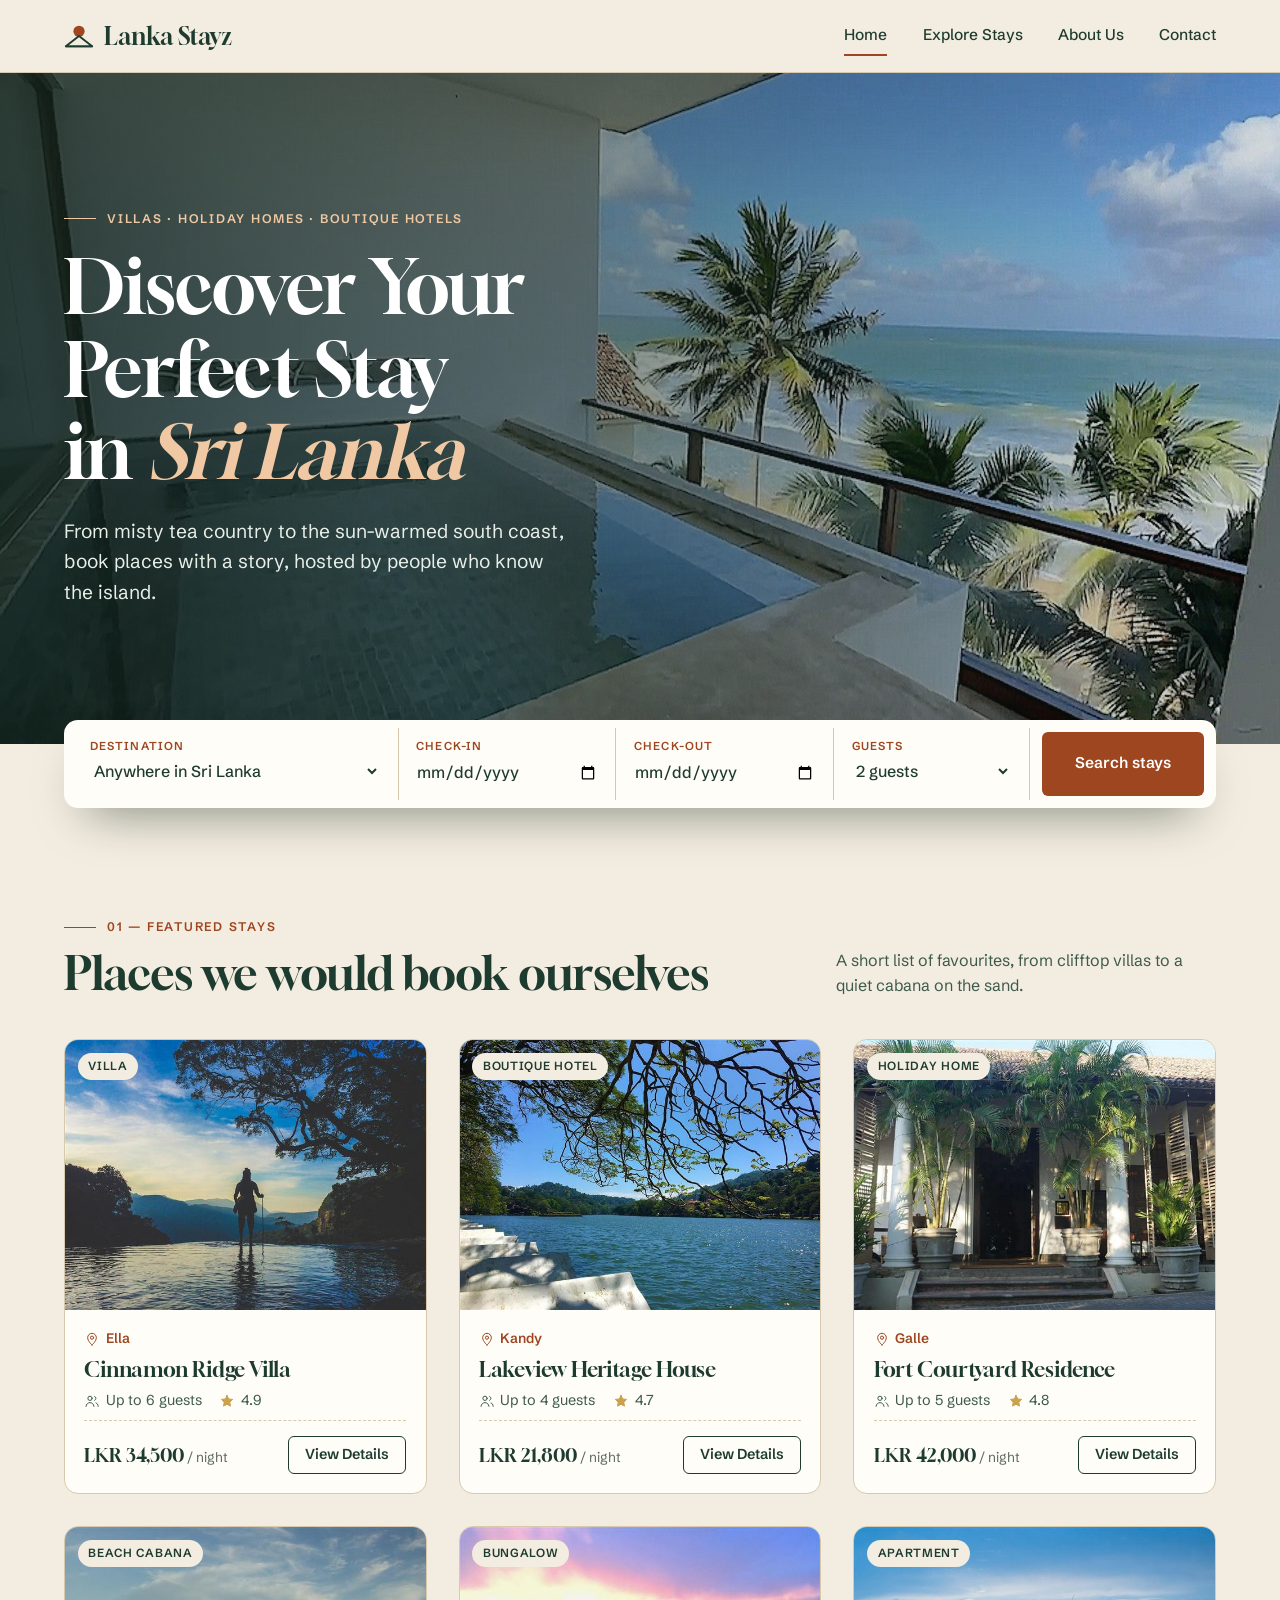
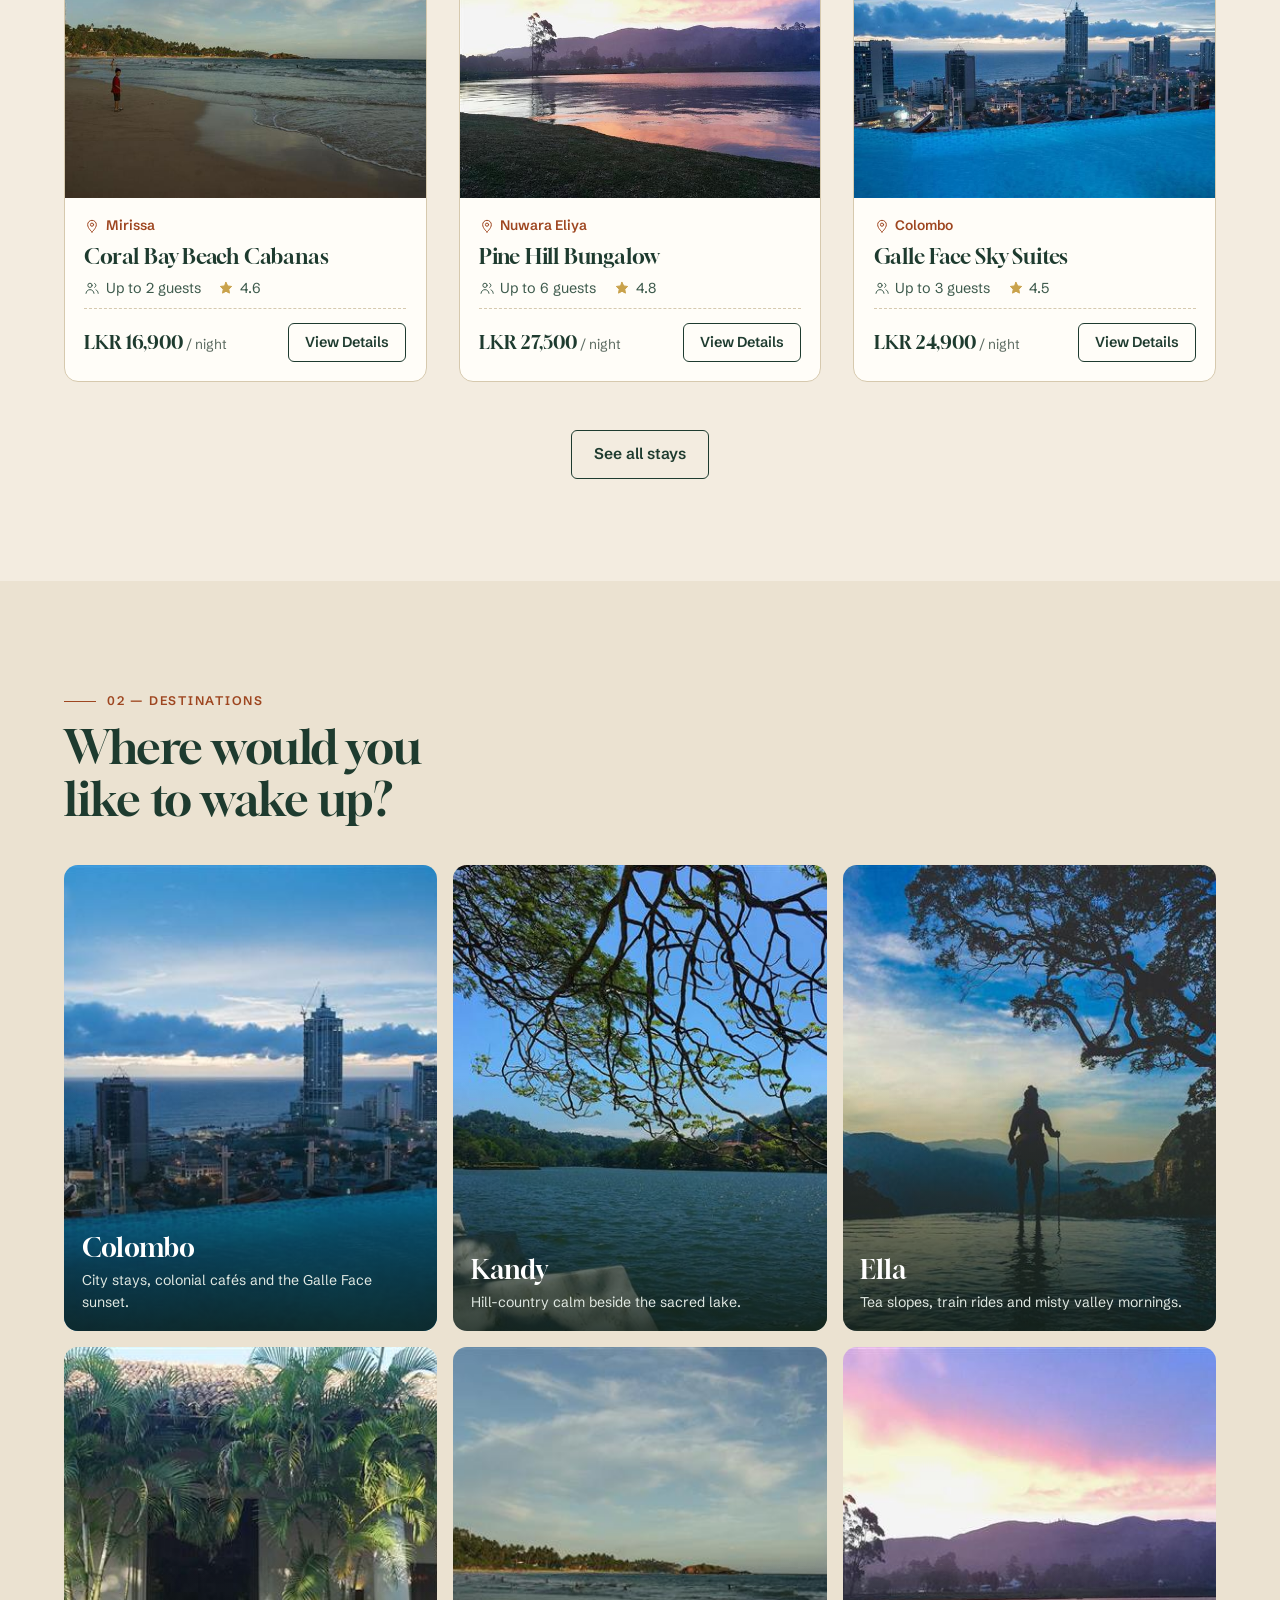
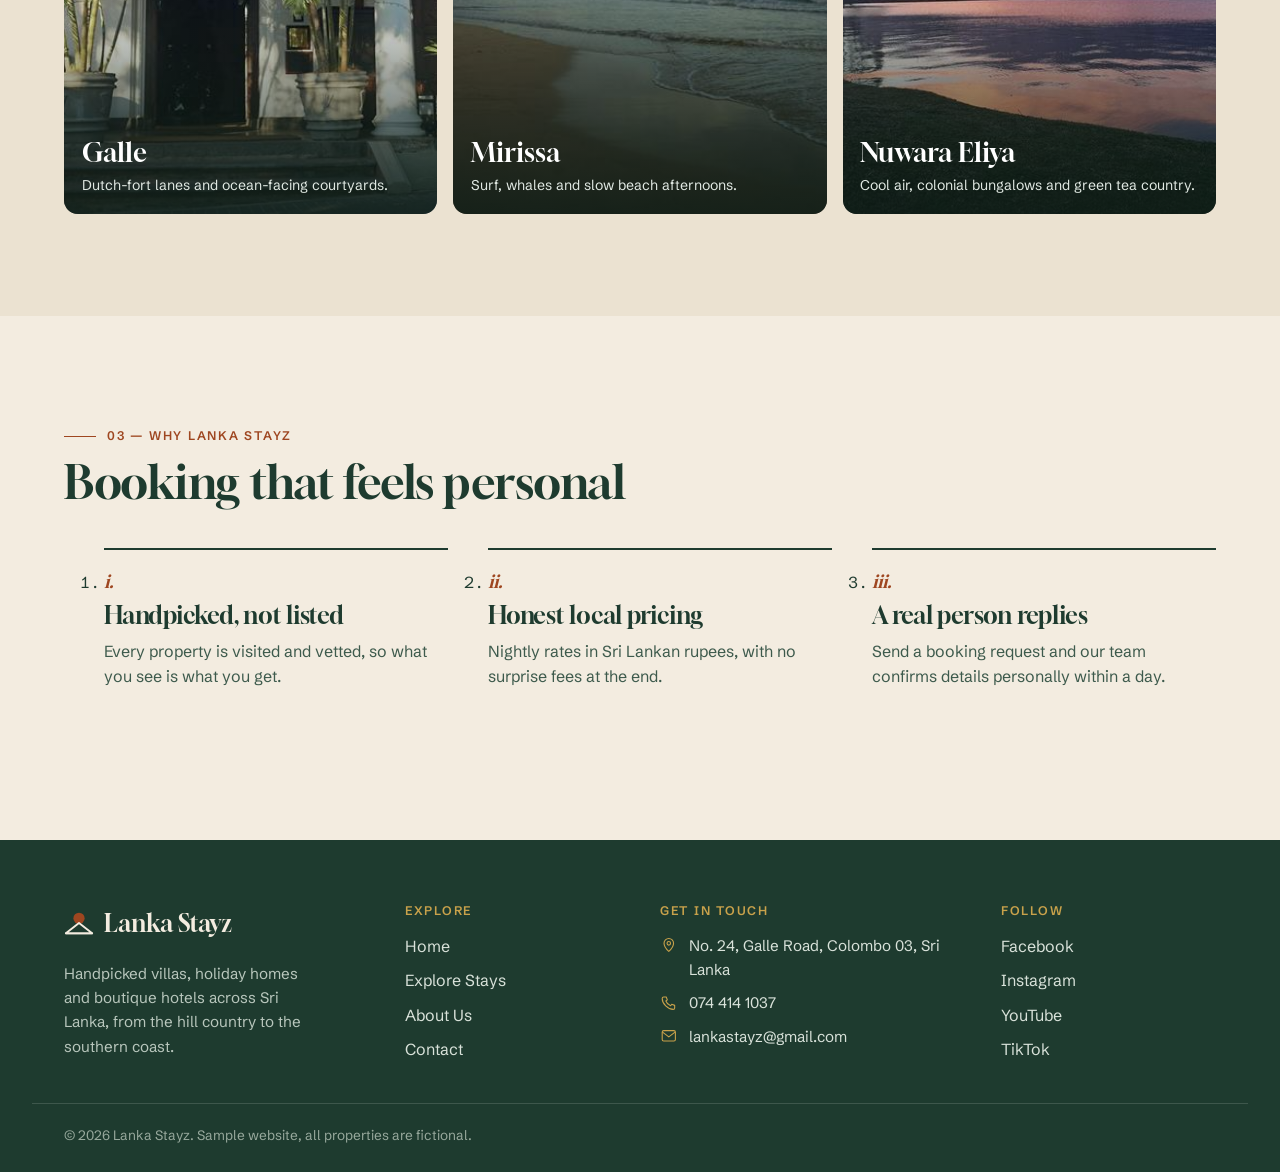
<file: index.html>
<!doctype html>
<html lang="en">
<head>
  <meta charset="utf-8">
  <meta name="viewport" content="width=device-width, initial-scale=1">
  <title>Lanka Stayz | Villas, Holiday Homes &amp; Boutique Stays in Sri Lanka</title>
  <meta name="description" content="Discover handpicked villas, holiday homes, apartments and boutique hotels across Sri Lanka. Search by destination and request your stay with Lanka Stayz.">
  <meta property="og:title" content="Lanka Stayz | Discover Your Perfect Stay in Sri Lanka">
  <meta property="og:description" content="Handpicked villas, holiday homes and boutique stays from Ella to Galle.">
  <meta property="og:image" content="assets/img/hero.jpg">
  <link rel="icon" href="assets/favicon.svg" type="image/svg+xml">
  <link rel="preload" as="image" href="assets/img/hero-sm.jpg" imagesrcset="assets/img/hero-sm.jpg 960w, assets/img/hero.jpg 1920w" imagesizes="100vw" fetchpriority="high">
  <link rel="preconnect" href="https://fonts.googleapis.com">
  <link rel="preconnect" href="https://fonts.gstatic.com" crossorigin>
  <link rel="stylesheet" href="https://fonts.googleapis.com/css2?family=Gloock&family=Schibsted+Grotesk:wght@400;500;600;700&display=swap">
  <link rel="stylesheet" href="css/base.css">
  <link rel="stylesheet" href="css/components.css">
  <link rel="stylesheet" href="css/pages.css">
  <script type="application/ld+json">
  {"@context":"https://schema.org","@type":"Organization","name":"Lanka Stayz","email":"lankastayz@gmail.com","telephone":"+94744141037","address":{"@type":"PostalAddress","addressLocality":"Colombo","addressCountry":"LK"}}
  </script>
</head>
<body>
  <a class="skip-link" href="#main">Skip to content</a>
  <header id="site-header"></header>

  <main id="main">
    <section class="hero" aria-labelledby="hero-title">
      <div class="hero__bg"><img src="assets/img/hero.jpg" srcset="assets/img/hero-sm.jpg 960w, assets/img/hero.jpg 1920w" sizes="100vw" alt="A resort suite's private plunge pool overlooking palm trees and the Indian Ocean" width="1920" height="1150" fetchpriority="high"></div>
      <div class="wrap hero__inner">
        <p class="eyebrow eyebrow--light">Villas &middot; Holiday homes &middot; Boutique hotels</p>
        <h1 id="hero-title">Discover Your Perfect Stay in <em>Sri Lanka</em></h1>
        <p class="hero__lead">From misty tea country to the sun-warmed south coast, book places with a story, hosted by people who know the island.</p>
      </div>

      <div class="wrap hero__search">
        <form class="search" id="search-form" action="stays.html" method="get" novalidate>
          <div class="search__field">
            <label for="s-dest">Destination</label>
            <select id="s-dest" name="dest"><option value="">Anywhere in Sri Lanka</option></select>
          </div>
          <div class="search__field">
            <label for="s-in">Check-in</label>
            <input id="s-in" name="checkin" type="date">
          </div>
          <div class="search__field">
            <label for="s-out">Check-out</label>
            <input id="s-out" name="checkout" type="date">
          </div>
          <div class="search__field">
            <label for="s-guests">Guests</label>
            <select id="s-guests" name="guests">
              <option value="1">1 guest</option><option value="2" selected>2 guests</option><option value="3">3 guests</option>
              <option value="4">4 guests</option><option value="5">5 guests</option><option value="6">6 guests</option>
              <option value="8">8+ guests</option>
            </select>
          </div>
          <button class="btn btn--primary search__btn" type="submit">Search stays</button>
          <p class="search__error" role="alert"></p>
        </form>
      </div>
    </section>

    <section class="section" aria-labelledby="featured-title">
      <div class="wrap">
        <div class="section-head">
          <div>
            <span class="eyebrow">01 &mdash; Featured stays</span>
            <h2 id="featured-title">Places we would book ourselves</h2>
          </div>
          <p>A short list of favourites, from clifftop villas to a quiet cabana on the sand.</p>
        </div>
        <div class="grid" id="featured-grid"></div>
        <p class="center-cta"><a class="btn btn--ghost" href="stays.html">See all stays</a></p>
      </div>
    </section>

    <section class="section section--tint" aria-labelledby="dest-title">
      <div class="wrap">
        <div class="section-head">
          <div>
            <span class="eyebrow">02 &mdash; Destinations</span>
            <h2 id="dest-title">Where would you like to wake up?</h2>
          </div>
        </div>
        <ul class="dest-list" id="dest-list"></ul>
      </div>
    </section>

    <section class="section" aria-labelledby="why-title">
      <div class="wrap">
        <div class="section-head">
          <div>
            <span class="eyebrow">03 &mdash; Why Lanka Stayz</span>
            <h2 id="why-title">Booking that feels personal</h2>
          </div>
        </div>
        <ol class="why">
          <li class="reveal"><span>i.</span><h3>Handpicked, not listed</h3><p>Every property is visited and vetted, so what you see is what you get.</p></li>
          <li class="reveal" style="--d:80ms"><span>ii.</span><h3>Honest local pricing</h3><p>Nightly rates in Sri Lankan rupees, with no surprise fees at the end.</p></li>
          <li class="reveal" style="--d:160ms"><span>iii.</span><h3>A real person replies</h3><p>Send a booking request and our team confirms details personally within a day.</p></li>
        </ol>
      </div>
    </section>
  </main>

  <footer id="site-footer"></footer>
  <script type="module" src="js/home.js"></script>
</body>
</html>
</file>
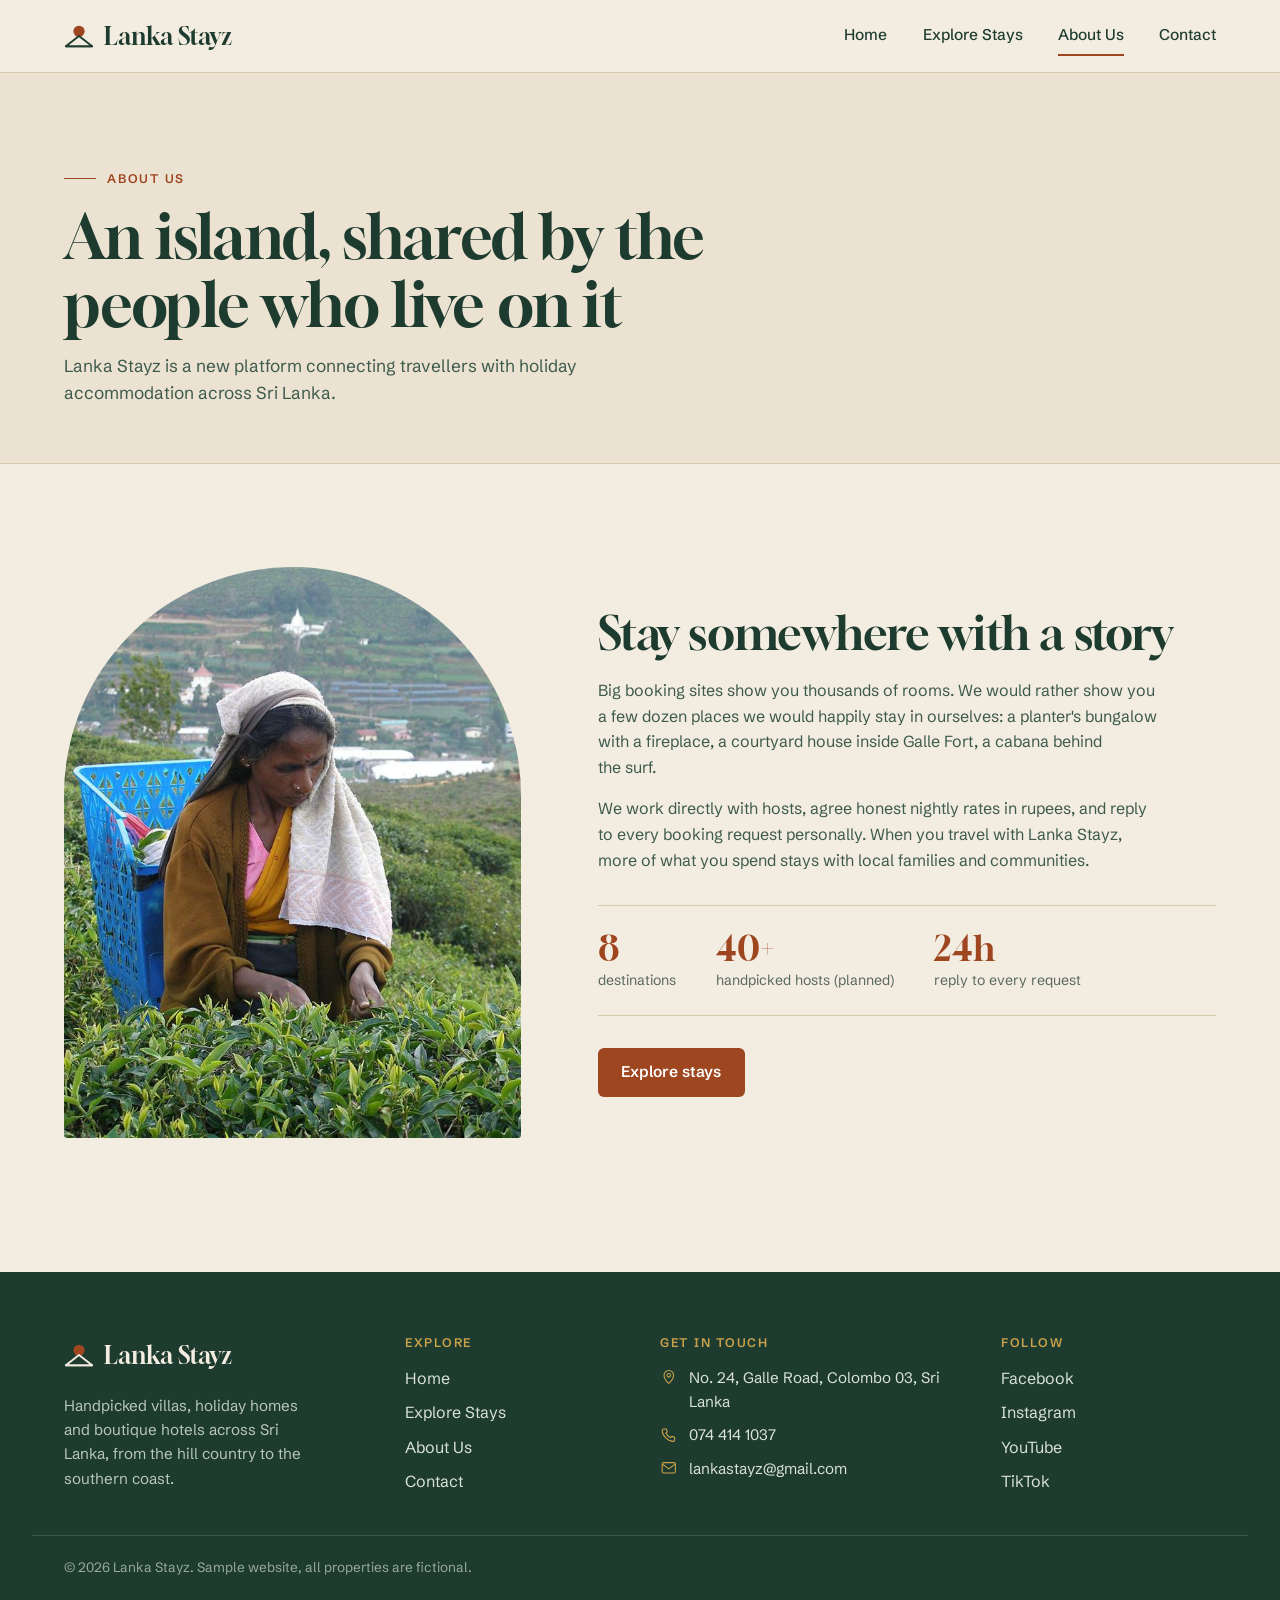
<file: about.html>
<!doctype html>
<html lang="en">
<head>
  <meta charset="utf-8">
  <meta name="viewport" content="width=device-width, initial-scale=1">
  <title>About Us | Lanka Stayz</title>
  <meta name="description" content="Lanka Stayz connects travellers with handpicked holiday accommodation across Sri Lanka.">
  <link rel="icon" href="assets/favicon.svg" type="image/svg+xml">
  <link rel="preconnect" href="https://fonts.googleapis.com">
  <link rel="preconnect" href="https://fonts.gstatic.com" crossorigin>
  <link rel="stylesheet" href="https://fonts.googleapis.com/css2?family=Gloock&family=Schibsted+Grotesk:wght@400;500;600;700&display=swap">
  <link rel="stylesheet" href="css/base.css">
  <link rel="stylesheet" href="css/components.css">
  <link rel="stylesheet" href="css/pages.css">
</head>
<body>
  <a class="skip-link" href="#main">Skip to content</a>
  <header id="site-header"></header>
  <main id="main">
    <section class="page-head">
      <div class="wrap">
        <span class="eyebrow">About Us</span>
        <h1>An island, shared by the people who live on it</h1>
        <p>Lanka Stayz is a new platform connecting travellers with holiday accommodation across Sri Lanka.</p>
      </div>
    </section>

    <section class="section">
      <div class="wrap about">
        <figure class="about__img"><img src="assets/img/about.jpg" alt="Tea pickers walking between rows of tea bushes in the hill country" loading="lazy" width="900" height="1100"></figure>
        <div class="about__txt">
          <h2>Stay somewhere with a story</h2>
          <p>Big booking sites show you thousands of rooms. We would rather show you a few dozen places we would happily stay in ourselves: a planter's bungalow with a fireplace, a courtyard house inside Galle Fort, a cabana behind the surf.</p>
          <p>We work directly with hosts, agree honest nightly rates in rupees, and reply to every booking request personally. When you travel with Lanka Stayz, more of what you spend stays with local families and communities.</p>
          <ul class="stats">
            <li><strong>8</strong><span>destinations</span></li>
            <li><strong>40+</strong><span>handpicked hosts (planned)</span></li>
            <li><strong>24h</strong><span>reply to every request</span></li>
          </ul>
          <a class="btn btn--primary" href="stays.html">Explore stays</a>
        </div>
      </div>
    </section>
  </main>
  <footer id="site-footer"></footer>
  <script type="module">
    import { renderChrome } from './js/ui.js';
    renderChrome('about.html');
  </script>
</body>
</html>
</file>
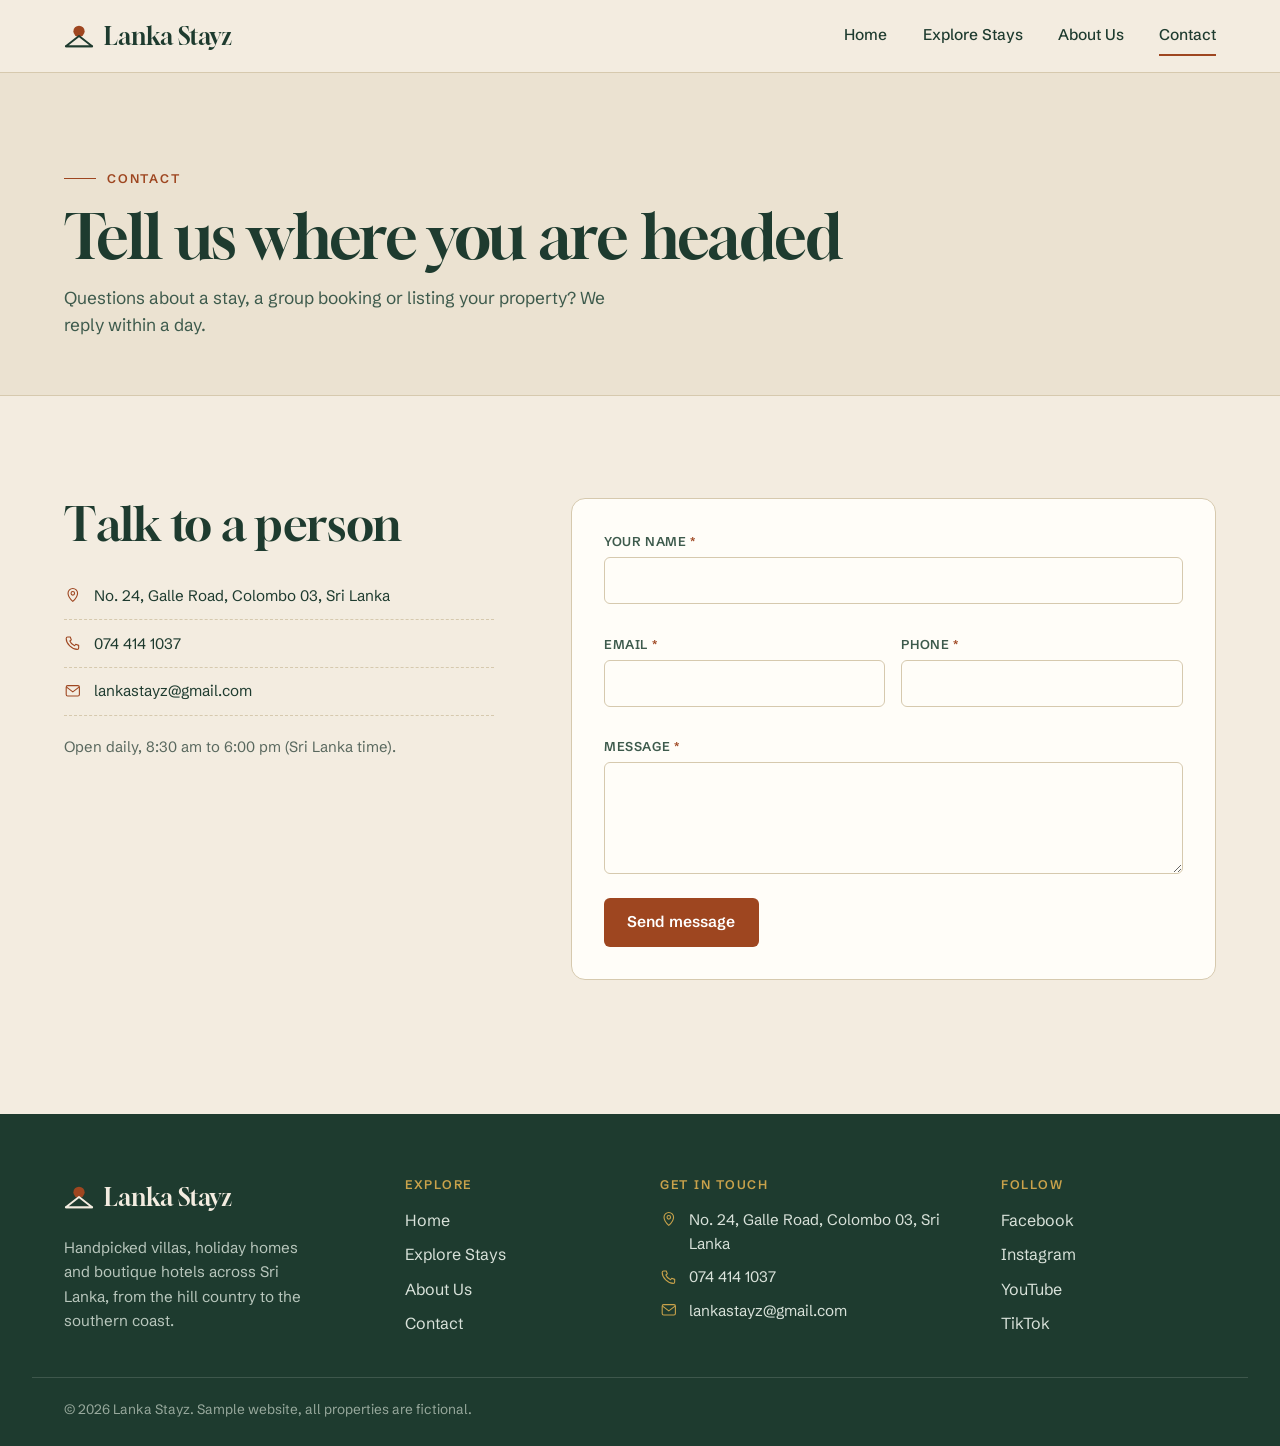
<file: contact.html>
<!doctype html>
<html lang="en">
<head>
  <meta charset="utf-8">
  <meta name="viewport" content="width=device-width, initial-scale=1">
  <title>Contact | Lanka Stayz</title>
  <meta name="description" content="Get in touch with the Lanka Stayz team about stays, bookings or hosting.">
  <link rel="icon" href="assets/favicon.svg" type="image/svg+xml">
  <link rel="preconnect" href="https://fonts.googleapis.com">
  <link rel="preconnect" href="https://fonts.gstatic.com" crossorigin>
  <link rel="stylesheet" href="https://fonts.googleapis.com/css2?family=Gloock&family=Schibsted+Grotesk:wght@400;500;600;700&display=swap">
  <link rel="stylesheet" href="css/base.css">
  <link rel="stylesheet" href="css/components.css">
  <link rel="stylesheet" href="css/pages.css">
</head>
<body>
  <a class="skip-link" href="#main">Skip to content</a>
  <header id="site-header"></header>
  <main id="main">
    <section class="page-head">
      <div class="wrap">
        <span class="eyebrow">Contact</span>
        <h1>Tell us where you are headed</h1>
        <p>Questions about a stay, a group booking or listing your property? We reply within a day.</p>
      </div>
    </section>

    <section class="section">
      <div class="wrap contact">
        <div class="contact__info">
          <h2>Talk to a person</h2>
          <ul class="contact-list contact-list--dark">
            <li id="c-addr"></li><li id="c-tel"></li><li id="c-mail"></li>
          </ul>
          <p class="hours">Open daily, 8:30 am to 6:00 pm (Sri Lanka time).</p>
        </div>
        <div class="contact__form">
          <form id="contact-form" novalidate>
            <div class="form-grid">
              <div class="field full"><label for="c-name">Your name <span class="req" aria-hidden="true">*</span></label><input class="input" id="c-name" name="name" required autocomplete="name" data-label="your name"><p class="field__error"></p></div>
              <div class="field"><label for="c-email">Email <span class="req" aria-hidden="true">*</span></label><input class="input" id="c-email" name="email" type="email" required autocomplete="email" data-label="your email address"><p class="field__error"></p></div>
              <div class="field"><label for="c-phone">Phone <span class="req" aria-hidden="true">*</span></label><input class="input" id="c-phone" name="phone" type="tel" required autocomplete="tel" data-label="a contact number"><p class="field__error"></p></div>
              <div class="field full"><label for="c-msg">Message <span class="req" aria-hidden="true">*</span></label><textarea class="input" id="c-msg" name="message" required data-label="a message"></textarea><p class="field__error"></p></div>
            </div>
            <button class="btn btn--primary" type="submit">Send message</button>
            <p class="form-ok" id="contact-ok" role="status" hidden>Thank you, your message is on its way. We will reply by email shortly.</p>
          </form>
        </div>
      </div>
    </section>
  </main>
  <footer id="site-footer"></footer>
  <script type="module">
    import { renderChrome, ICONS } from './js/ui.js';
    import { attachValidation } from './js/booking.js';
    renderChrome('contact.html');
    document.getElementById('c-addr').innerHTML = ICONS.pin + '<span>No. 24, Galle Road, Colombo 03, Sri Lanka</span>';
    document.getElementById('c-tel').innerHTML = ICONS.phone + '<a href="tel:+94744141037">074 414 1037</a>';
    document.getElementById('c-mail').innerHTML = ICONS.mail + '<a href="mailto:lankastayz@gmail.com">lankastayz@gmail.com</a>';
    const form = document.getElementById('contact-form');
    attachValidation(form, {
      onValid() {
        form.reset();
        document.getElementById('contact-ok').hidden = false;
      },
    });
  </script>
</body>
</html>
</file>
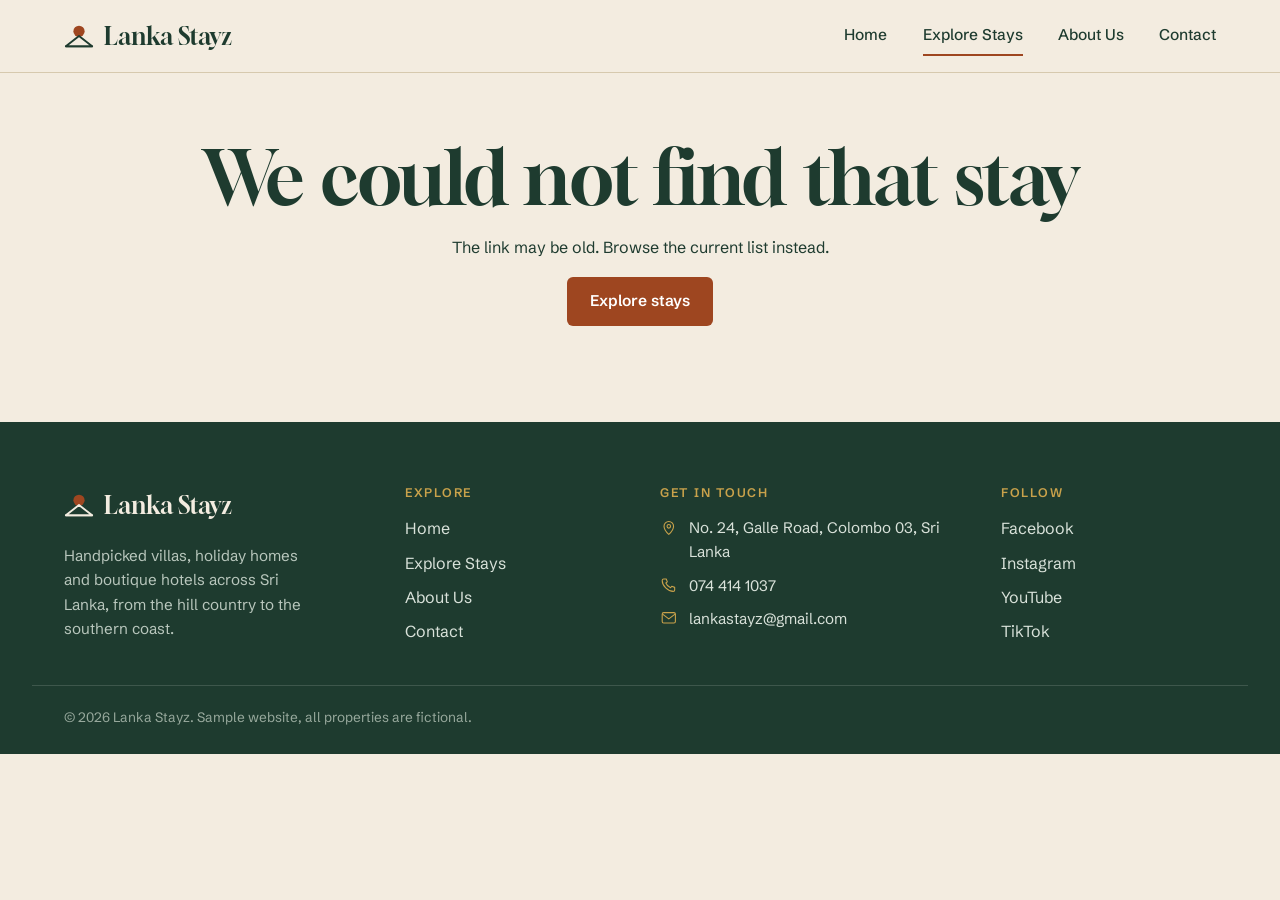
<file: property.html>
<!doctype html>
<html lang="en">
<head>
  <meta charset="utf-8">
  <meta name="viewport" content="width=device-width, initial-scale=1">
  <title>Stay Details | Lanka Stayz</title>
  <meta name="description" content="Property details, photos, amenities and booking request for a Lanka Stayz accommodation.">
  <link rel="icon" href="assets/favicon.svg" type="image/svg+xml">
  <link rel="preconnect" href="https://fonts.googleapis.com">
  <link rel="preconnect" href="https://fonts.gstatic.com" crossorigin>
  <link rel="stylesheet" href="https://fonts.googleapis.com/css2?family=Gloock&family=Schibsted+Grotesk:wght@400;500;600;700&display=swap">
  <link rel="stylesheet" href="css/base.css">
  <link rel="stylesheet" href="css/components.css">
  <link rel="stylesheet" href="css/pages.css">
</head>
<body>
  <a class="skip-link" href="#main">Skip to content</a>
  <header id="site-header"></header>

  <main id="main">
    <div class="wrap" id="property-root"><p class="loading">Loading&hellip;</p></div>
  </main>

  <dialog class="modal" id="booking-dialog" aria-labelledby="booking-title">
    <div class="modal__head">
      <div><h2 class="modal__title" id="booking-title">Request a booking</h2><p class="modal__sub"></p></div>
      <button class="modal__close" type="button" aria-label="Close booking form">&times;</button>
    </div>
    <div class="modal__body"></div>
  </dialog>

  <dialog class="lightbox" id="lightbox" aria-label="Photo viewer">
    <button class="modal__close lightbox__close" type="button" aria-label="Close photo viewer">&times;</button>
    <button class="lightbox__nav lightbox__prev" type="button" aria-label="Previous photo">&#8592;</button>
    <img alt="" src="[data-uri]">
    <button class="lightbox__nav lightbox__next" type="button" aria-label="Next photo">&#8594;</button>
  </dialog>

  <footer id="site-footer"></footer>
  <script type="module" src="js/property.js"></script>
</body>
</html>
</file>
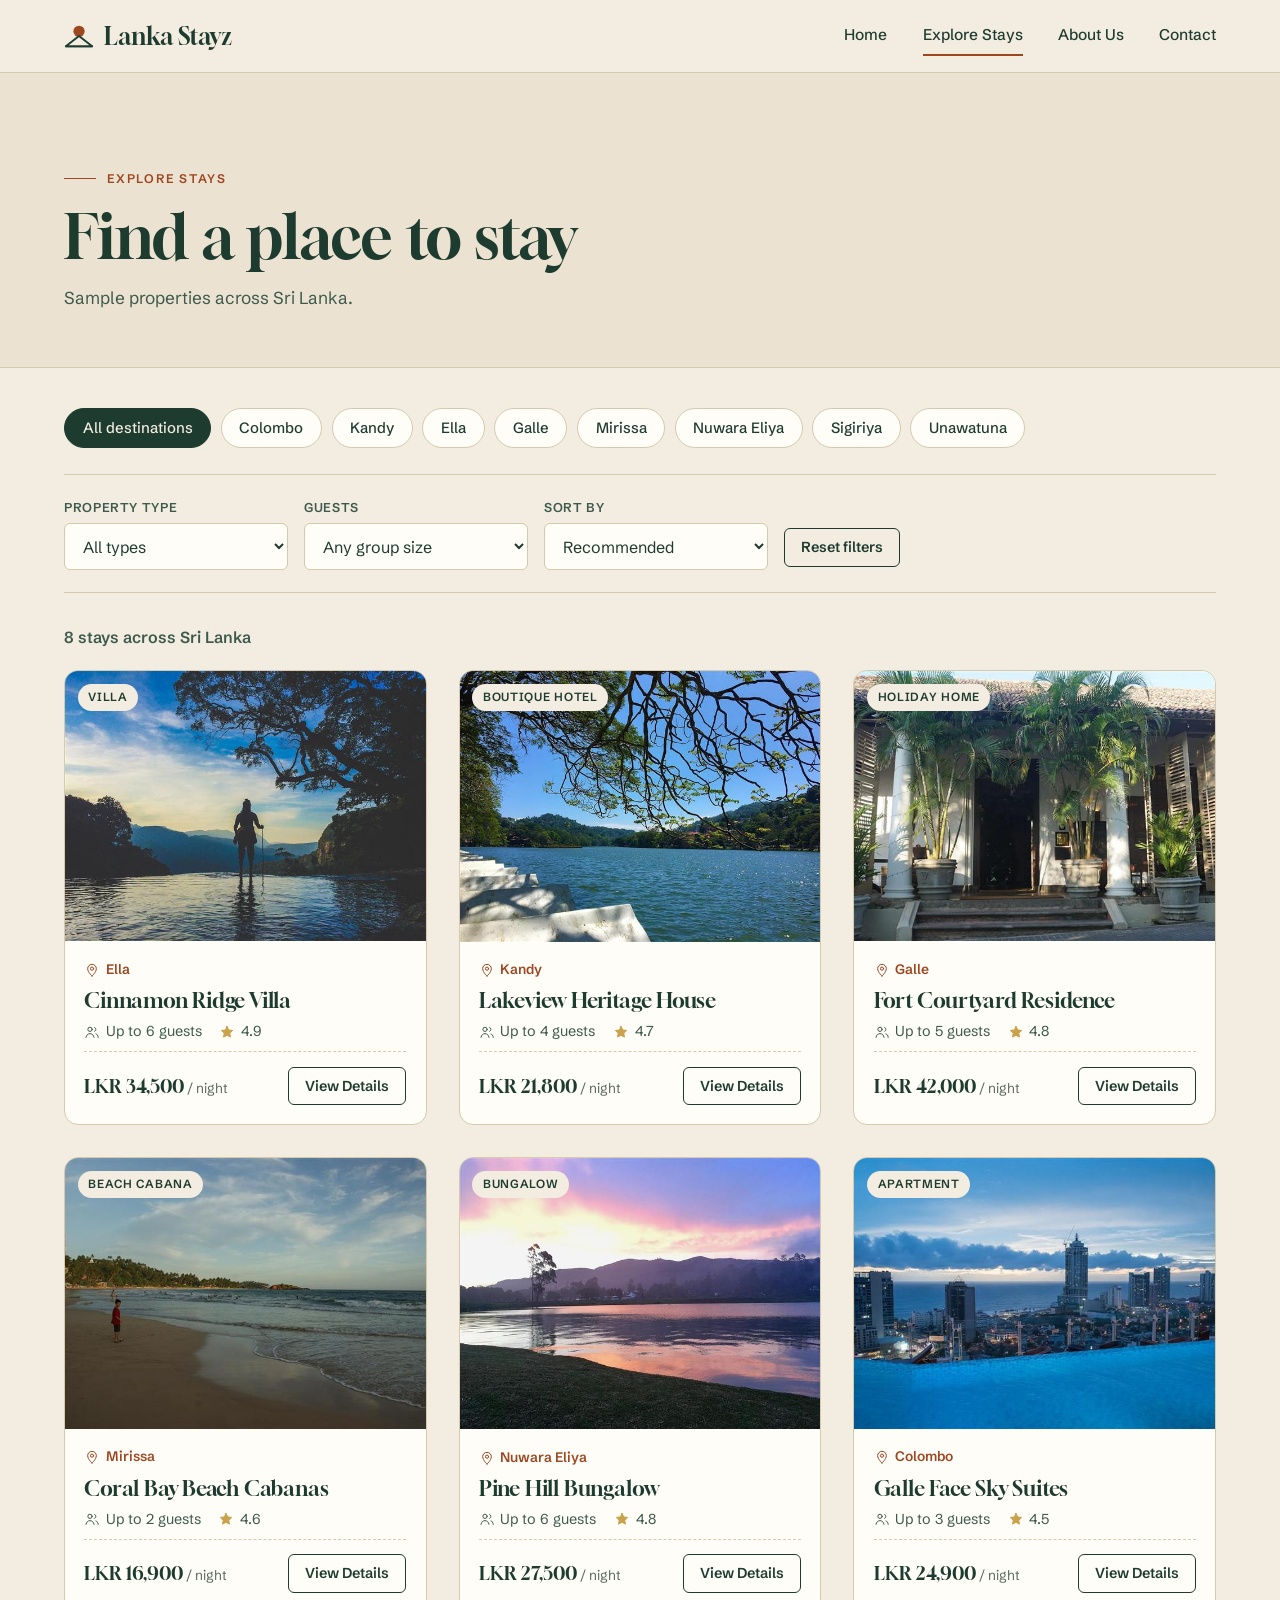
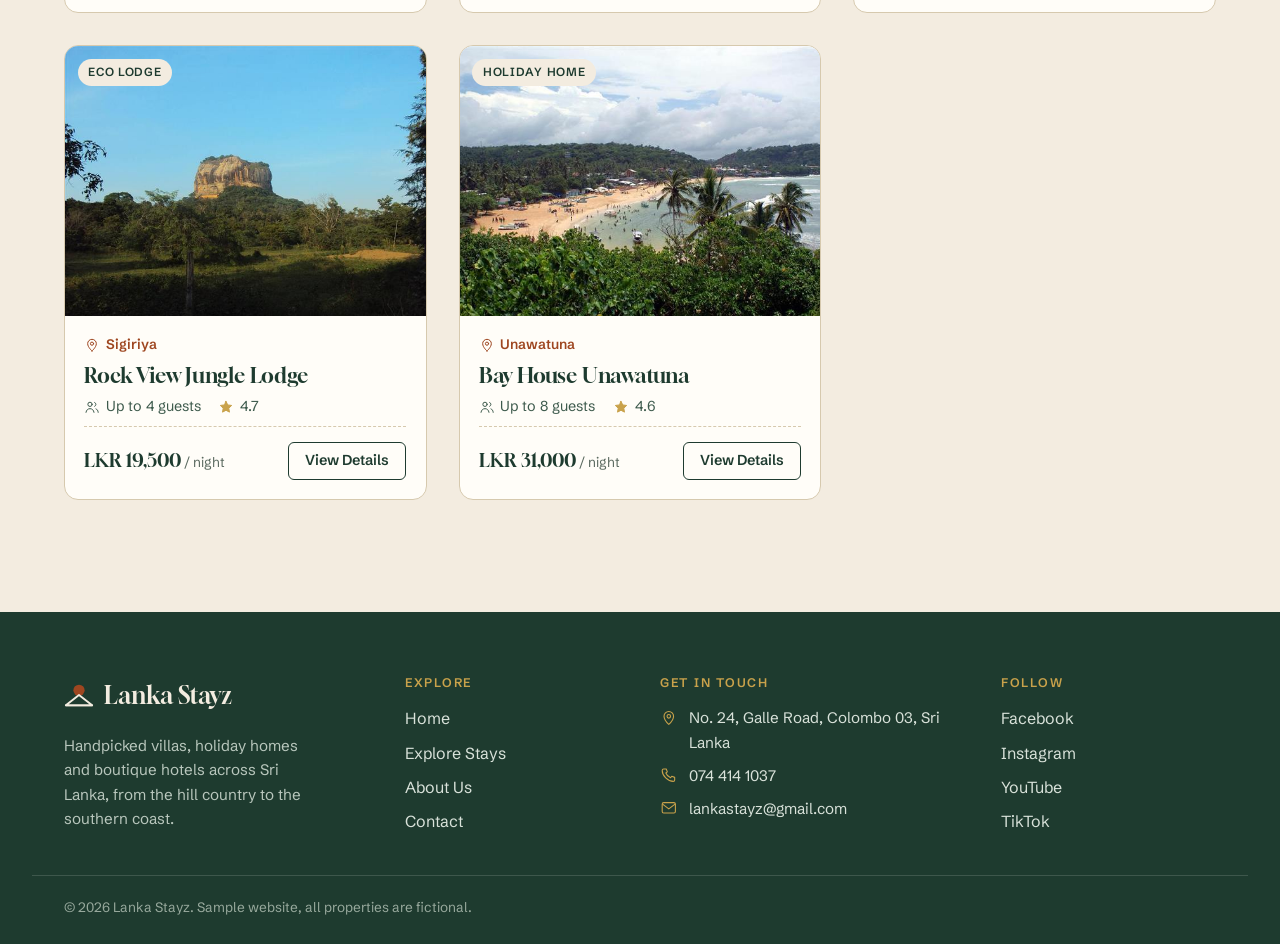
<file: stays.html>
<!doctype html>
<html lang="en">
<head>
  <meta charset="utf-8">
  <meta name="viewport" content="width=device-width, initial-scale=1">
  <title>Explore Stays | Lanka Stayz</title>
  <meta name="description" content="Browse villas, holiday homes, apartments and boutique hotels across Sri Lanka. Filter by destination, type and group size.">
  <link rel="icon" href="assets/favicon.svg" type="image/svg+xml">
  <link rel="preconnect" href="https://fonts.googleapis.com">
  <link rel="preconnect" href="https://fonts.gstatic.com" crossorigin>
  <link rel="stylesheet" href="https://fonts.googleapis.com/css2?family=Gloock&family=Schibsted+Grotesk:wght@400;500;600;700&display=swap">
  <link rel="stylesheet" href="css/base.css">
  <link rel="stylesheet" href="css/components.css">
  <link rel="stylesheet" href="css/pages.css">
</head>
<body>
  <a class="skip-link" href="#main">Skip to content</a>
  <header id="site-header"></header>

  <main id="main">
    <section class="page-head">
      <div class="wrap">
        <span class="eyebrow">Explore Stays</span>
        <h1>Find a place to stay</h1>
        <p id="stay-sub">Sample properties across Sri Lanka.</p>
      </div>
    </section>

    <section class="section section--tight">
      <div class="wrap">
        <div class="filters" role="group" aria-label="Filter by destination">
          <div class="chips" id="chips"></div>
        </div>
        <div class="filter-row">
          <div class="field">
            <label for="f-type">Property type</label>
            <select id="f-type" class="input"><option value="">All types</option></select>
          </div>
          <div class="field">
            <label for="f-guests">Guests</label>
            <select id="f-guests" class="input">
              <option value="">Any group size</option>
              <option value="1">1+ guest</option><option value="2">2+ guests</option><option value="4">4+ guests</option>
              <option value="6">6+ guests</option><option value="8">8+ guests</option>
            </select>
          </div>
          <div class="field">
            <label for="f-sort">Sort by</label>
            <select id="f-sort" class="input">
              <option value="">Recommended</option>
              <option value="low">Price: low to high</option>
              <option value="high">Price: high to low</option>
              <option value="rating">Top rated</option>
            </select>
          </div>
          <button class="btn btn--ghost btn--sm" id="reset" type="button">Reset filters</button>
        </div>

        <h2 class="visually-hidden">Results</h2>
        <p class="result-count" id="count" aria-live="polite"></p>
        <div class="grid" id="results"></div>
        <div class="empty" id="empty" hidden>
          <h2>No stays match those filters</h2>
          <p>Try another destination or loosen the group size.</p>
          <button class="btn btn--primary" id="empty-reset" type="button">Show all stays</button>
        </div>
      </div>
    </section>
  </main>

  <footer id="site-footer"></footer>
  <script type="module" src="js/stays.js"></script>
</body>
</html>
</file>
<file: css/base.css>
/* Design tokens, reset and typography */
:root {
  --paper: #f3ece0;
  --paper-2: #ebe2d1;
  --sand: #e4d6bd;
  --ink: #1e3b2f;
  --ink-soft: #3d5a4c;
  --muted: #59685e;
  --cinnamon: #9e4620; /* darkened from #b4532a so small text passes WCAG AA on cream */
  --cinnamon-dark: #7f3716;
  --gold: #c9a24b;
  --line: #d6c9ae;
  --white: #fffdf8;
  --error: #a3261c;
  --ok: #2c6b45;

  --font-display: 'Gloock', 'Georgia', serif;
  --font-body: 'Schibsted Grotesk', system-ui, -apple-system, 'Segoe UI', sans-serif;

  --radius: 6px;
  --radius-lg: 14px;
  --shadow: 0 1px 0 rgba(30, 59, 47, 0.06), 0 14px 30px -18px rgba(30, 59, 47, 0.35);
  --gutter: clamp(1rem, 4vw, 2rem);
  --maxw: 76rem;
  --header-h: 4.5rem;
}

*, *::before, *::after { box-sizing: border-box; }
html { scroll-behavior: smooth; -webkit-text-size-adjust: 100%; }
@media (prefers-reduced-motion: reduce) {
  html { scroll-behavior: auto; }
  *, *::before, *::after { animation: none !important; transition: none !important; }
}

body {
  margin: 0;
  background: var(--paper);
  color: var(--ink);
  font-family: var(--font-body);
  font-size: 1rem;
  line-height: 1.6;
  -webkit-font-smoothing: antialiased;
}

img, svg { display: block; max-width: 100%; }
img { height: auto; }
a { color: inherit; }
button, input, select, textarea { font: inherit; color: inherit; }
ul { margin: 0; padding: 0; list-style: none; }

h1, h2, h3, h4 {
  font-family: var(--font-display);
  font-weight: 400;
  line-height: 1.12;
  letter-spacing: -0.01em;
  margin: 0;
  text-wrap: balance;
}
h1 { font-size: clamp(2.4rem, 6vw + 0.5rem, 4.6rem); }
h2 { font-size: clamp(1.8rem, 3vw + 0.6rem, 2.9rem); }
h3 { font-size: 1.3rem; }
p { margin: 0; text-wrap: pretty; }

:focus-visible {
  outline: 3px solid var(--cinnamon);
  outline-offset: 3px;
  border-radius: 3px;
}

.wrap { width: 100%; max-width: var(--maxw); margin-inline: auto; padding-inline: var(--gutter); }
.section { padding-block: clamp(3.5rem, 8vw, 6.5rem); }
.visually-hidden {
  position: absolute !important; width: 1px; height: 1px; overflow: hidden;
  clip: rect(0 0 0 0); white-space: nowrap;
}
.skip-link {
  position: absolute; left: 1rem; top: -4rem; z-index: 100;
  background: var(--ink); color: var(--paper); padding: 0.6rem 1rem; border-radius: var(--radius);
}
.skip-link:focus { top: 1rem; }

/* Section label, e.g. "01 — Stays" */
.eyebrow {
  display: inline-flex; align-items: center; gap: 0.7rem;
  font-size: 0.78rem; font-weight: 600; letter-spacing: 0.14em; text-transform: uppercase;
  color: var(--cinnamon);
}
.eyebrow::before { content: ''; width: 2rem; height: 1px; background: currentColor; }

.section-head { display: flex; flex-wrap: wrap; align-items: end; justify-content: space-between; gap: 1rem 2rem; margin-bottom: 2.5rem; }
.section-head h2 { margin-top: 0.6rem; max-width: 22ch; }
.section-head p { max-width: 38ch; color: var(--ink-soft); }

/* Scroll reveal (progressive enhancement: only hides when JS added the class) */
.js .reveal { opacity: 0; transform: translateY(18px); transition: opacity 0.7s ease, transform 0.7s ease; }
.js .reveal.is-in { opacity: 1; transform: none; }
</file>
<file: css/components.css>
/* Header, footer, buttons, cards, forms, dialog */

/* ---------- Header ---------- */
.site-header { position: sticky; top: 0; z-index: 50; background: rgba(243, 236, 224, 0.94); backdrop-filter: blur(6px); border-bottom: 1px solid var(--line); }
.site-header__bar { display: flex; align-items: center; justify-content: space-between; min-height: var(--header-h); }
.logo { display: inline-flex; align-items: center; gap: 0.6rem; text-decoration: none; font-family: var(--font-display); font-size: 1.5rem; color: var(--ink); }
.logo--light { color: var(--paper); }
.nav { display: flex; gap: clamp(1rem, 3vw, 2.2rem); }
.nav a { text-decoration: none; font-weight: 500; font-size: 0.97rem; padding: 0.4rem 0; border-bottom: 2px solid transparent; transition: border-color 0.2s, color 0.2s; }
.nav a:hover { color: var(--cinnamon); }
.nav a[aria-current='page'] { border-color: var(--cinnamon); }

.nav-toggle { display: none; width: 2.9rem; height: 2.9rem; border: 1px solid var(--line); background: transparent; border-radius: var(--radius); cursor: pointer; position: relative; }
.nav-toggle i { position: absolute; left: 0.8rem; right: 0.8rem; height: 2px; background: var(--ink); transition: transform 0.25s, opacity 0.2s; }
.nav-toggle i:nth-of-type(1) { top: 1rem; }
.nav-toggle i:nth-of-type(2) { top: 1.4rem; }
.nav-toggle i:nth-of-type(3) { top: 1.8rem; }
.is-open .nav-toggle i:nth-of-type(1) { transform: translateY(0.4rem) rotate(45deg); }
.is-open .nav-toggle i:nth-of-type(2) { opacity: 0; }
.is-open .nav-toggle i:nth-of-type(3) { transform: translateY(-0.4rem) rotate(-45deg); }

@media (max-width: 760px) {
  .nav-toggle { display: block; }
  .nav { position: absolute; top: 100%; left: 0; right: 0; flex-direction: column; gap: 0; background: var(--paper); border-bottom: 1px solid var(--line); padding: 0.5rem var(--gutter) 1rem; display: none; }
  .is-open .nav { display: flex; }
  .nav a { padding: 0.9rem 0; border-bottom: 1px solid var(--line); }
  .nav a[aria-current='page'] { color: var(--cinnamon); }
}

/* ---------- Buttons ---------- */
.btn { display: inline-flex; align-items: center; justify-content: center; gap: 0.55rem; min-height: 2.9rem; padding: 0.7rem 1.4rem; border-radius: var(--radius); border: 1.5px solid transparent; font-weight: 600; font-size: 0.97rem; text-decoration: none; cursor: pointer; transition: background 0.2s, color 0.2s, border-color 0.2s, transform 0.15s; }
.btn:active { transform: translateY(1px); }
.btn--primary { background: var(--cinnamon); color: #fff; }
.btn--primary:hover { background: var(--cinnamon-dark); }
.btn--ghost { border-color: var(--ink); color: var(--ink); background: transparent; }
.btn--ghost:hover { background: var(--ink); color: var(--paper); }
.btn--sm { min-height: 2.4rem; padding: 0.4rem 1rem; font-size: 0.9rem; }
.btn--block { width: 100%; }
.btn[disabled] { opacity: 0.6; cursor: not-allowed; }
.btn svg { width: 1.1rem; height: 1.1rem; }

/* ---------- Property card ---------- */
.grid { display: grid; gap: clamp(1.2rem, 2.5vw, 2rem); grid-template-columns: repeat(auto-fill, minmax(min(100%, 19.5rem), 1fr)); }
.card { background: var(--white); border: 1px solid var(--line); border-radius: var(--radius-lg); overflow: hidden; display: flex; flex-direction: column; transition: transform 0.3s ease, box-shadow 0.3s ease; transition-delay: var(--d, 0ms); }
.card:hover { transform: translateY(-4px); box-shadow: var(--shadow); }
.card__media { position: relative; display: block; aspect-ratio: 4 / 3; overflow: hidden; background: var(--sand); }
.card__media img { width: 100%; height: 100%; object-fit: cover; transition: transform 0.7s ease; }
.card:hover .card__media img { transform: scale(1.05); }
.card__type { position: absolute; left: 0.8rem; top: 0.8rem; background: var(--paper); color: var(--ink); font-size: 0.74rem; font-weight: 600; letter-spacing: 0.06em; text-transform: uppercase; padding: 0.25rem 0.65rem; border-radius: 99px; }
.card__body { display: flex; flex-direction: column; gap: 0.5rem; padding: 1.1rem 1.2rem 1.2rem; flex: 1; }
.card__loc { display: flex; align-items: center; gap: 0.35rem; font-size: 0.86rem; font-weight: 600; color: var(--cinnamon); }
.card__loc svg { width: 1rem; height: 1rem; }
.card h3 a { text-decoration: none; }
.card h3 a::after { content: ''; position: absolute; inset: 0; } /* whole card clickable */
.card { position: relative; }
.card__foot .btn { position: relative; z-index: 1; }
.card__meta { display: flex; gap: 1.1rem; font-size: 0.9rem; color: var(--ink-soft); }
.card__meta li { display: flex; align-items: center; gap: 0.35rem; }
.card__meta svg { width: 1rem; height: 1rem; }
.card__meta li:last-child svg { color: var(--gold); fill: var(--gold); }
.card__foot { margin-top: auto; padding-top: 0.9rem; border-top: 1px dashed var(--line); display: flex; align-items: center; justify-content: space-between; gap: 0.75rem; flex-wrap: wrap; }
.price strong { font-family: var(--font-display); font-weight: 400; font-size: 1.2rem; }
.price span { font-size: 0.85rem; color: var(--muted); }

/* ---------- Forms ---------- */
.field { display: flex; flex-direction: column; gap: 0.35rem; min-width: 0; }
.field label { font-size: 0.8rem; font-weight: 600; letter-spacing: 0.05em; text-transform: uppercase; color: var(--ink-soft); }
.field label .req { color: var(--cinnamon); }
.input { width: 100%; min-height: 2.9rem; padding: 0.6rem 0.85rem; background: var(--white); border: 1.5px solid var(--line); border-radius: var(--radius); transition: border-color 0.2s, box-shadow 0.2s; }
textarea.input { min-height: 7rem; resize: vertical; }
.input:hover { border-color: var(--ink-soft); }
.input:focus { outline: none; border-color: var(--ink); box-shadow: 0 0 0 3px rgba(30, 59, 47, 0.18); }
.field.has-error .input { border-color: var(--error); }
.field__error { min-height: 1.1rem; font-size: 0.82rem; color: var(--error); }
.form-grid { display: grid; gap: 0.4rem 1rem; grid-template-columns: repeat(2, minmax(0, 1fr)); }
.form-grid .full { grid-column: 1 / -1; }
@media (max-width: 560px) { .form-grid { grid-template-columns: 1fr; } }

/* ---------- Dialog ---------- */
dialog.modal { width: min(36rem, calc(100% - 1.5rem)); max-height: calc(100dvh - 1.5rem); padding: 0; border: none; border-radius: var(--radius-lg); background: var(--paper); color: var(--ink); box-shadow: 0 30px 80px -20px rgba(0, 0, 0, 0.5); }
dialog.modal::backdrop { background: rgba(20, 38, 30, 0.6); }
.modal__head { display: flex; align-items: start; justify-content: space-between; gap: 1rem; padding: 1.4rem 1.5rem 1rem; border-bottom: 1px solid var(--line); }
.modal__head h2 { font-size: 1.6rem; }
.modal__head p { color: var(--ink-soft); font-size: 0.93rem; margin-top: 0.25rem; }
.modal__close { flex: none; width: 2.5rem; height: 2.5rem; border-radius: 50%; border: 1px solid var(--line); background: transparent; cursor: pointer; display: grid; place-items: center; }
.modal__close:hover { background: var(--sand); }
.modal__body { padding: 1.3rem 1.5rem 1.6rem; }

.confirm { text-align: center; padding: 0.5rem 0 0; }
.confirm__badge { width: 4rem; height: 4rem; border-radius: 50%; background: var(--ok); color: #fff; display: grid; place-items: center; margin: 0 auto 1rem; }
.confirm__badge svg { width: 2rem; height: 2rem; }
.confirm h3 { font-size: 1.7rem; margin-bottom: 0.4rem; }
.confirm__ref { display: inline-block; margin: 1rem 0; padding: 0.4rem 1rem; border: 1.5px dashed var(--cinnamon); border-radius: var(--radius); font-weight: 700; letter-spacing: 0.1em; color: var(--cinnamon); }
.summary { text-align: left; background: var(--white); border: 1px solid var(--line); border-radius: var(--radius); padding: 0.4rem 1rem; margin: 0 0 1.2rem; }
.summary div { display: flex; justify-content: space-between; gap: 1rem; padding: 0.55rem 0; border-bottom: 1px solid var(--line); font-size: 0.93rem; }
.summary div:last-child { border: none; }
.summary dt { color: var(--muted); }
.summary dd { margin: 0; font-weight: 600; text-align: right; }

/* ---------- Footer ---------- */
.site-footer { background: var(--ink); color: #d9e2da; margin-top: 2rem; }
.site-footer__grid { display: grid; gap: 2.5rem; padding-block: 4rem 2.5rem; grid-template-columns: 1.4fr 1fr 1.4fr 1fr; }
.site-footer__about { margin-top: 1rem; max-width: 30ch; font-size: 0.95rem; color: #b9c7bd; }
.footer-title { font-family: var(--font-body); font-size: 0.78rem; font-weight: 600; letter-spacing: 0.14em; text-transform: uppercase; color: var(--gold); margin-bottom: 1rem; }
.site-footer li + li { margin-top: 0.55rem; }
.site-footer a { text-decoration: none; }
.site-footer a:hover { color: #fff; text-decoration: underline; text-underline-offset: 3px; }
.contact-list li { display: flex; gap: 0.7rem; align-items: start; font-size: 0.95rem; }
.contact-list svg { flex: none; margin-top: 0.15rem; width: 1.1rem; height: 1.1rem; color: var(--gold); }
.site-footer__base { border-top: 1px solid rgba(255, 255, 255, 0.14); padding-block: 1.3rem 1.6rem; font-size: 0.85rem; color: #98a99d; }
@media (max-width: 900px) { .site-footer__grid { grid-template-columns: 1fr 1fr; } }
@media (max-width: 520px) { .site-footer__grid { grid-template-columns: 1fr; padding-block: 3rem 2rem; } }
</file>
<file: css/pages.css>
/* Page-specific layout */

/* ---------- Hero ---------- */
.hero { position: relative; color: #fff; padding-top: clamp(4rem, 10vw, 8rem); }
.hero__bg { position: absolute; inset: 0 0 4rem 0; z-index: -1; overflow: hidden; background: var(--ink); }
.hero__bg img { width: 100%; height: 100%; object-fit: cover; }
.hero__bg::after { content: ''; position: absolute; inset: 0; background: linear-gradient(90deg, rgba(20, 38, 30, 0.82) 0%, rgba(20, 38, 30, 0.45) 55%, rgba(20, 38, 30, 0.15) 100%); }
.hero__inner { padding-bottom: clamp(4rem, 9vw, 7rem); }
.hero h1 { max-width: 13ch; margin-top: 1.1rem; }
.hero h1 em { font-style: italic; color: #f0c9a4; }
.hero__lead { max-width: 44ch; margin-top: 1.4rem; font-size: clamp(1.02rem, 1vw + 0.8rem, 1.2rem); color: #e8efe9; }
.eyebrow--light { color: #f0c9a4; }

.hero__search { position: relative; z-index: 2; }
.search { display: grid; grid-template-columns: 1.5fr 1fr 1fr 0.9fr auto; gap: 0; align-items: stretch; background: var(--white); color: var(--ink); border-radius: var(--radius-lg); box-shadow: 0 24px 50px -24px rgba(20, 38, 30, 0.6); padding: 0.5rem; }
.search__field { display: flex; flex-direction: column; padding: 0.55rem 1.1rem; border-right: 1px solid var(--line); min-width: 0; }
.search__field label { font-size: 0.72rem; font-weight: 600; letter-spacing: 0.1em; text-transform: uppercase; color: var(--cinnamon); }
.search__field select, .search__field input { border: none; background: transparent; padding: 0.25rem 0; font-weight: 500; min-height: 2rem; width: 100%; cursor: pointer; }
.search__field select:focus, .search__field input:focus { outline: none; }
.search__field:focus-within { background: var(--paper); border-radius: var(--radius); }
.search__btn { margin: 0.25rem 0.25rem 0.25rem 0.75rem; padding-inline: 2rem; }
.search__error { grid-column: 1 / -1; color: var(--error); font-size: 0.85rem; padding: 0 1.1rem; }
.search__error:empty { display: none; }
.search__error:not(:empty) { padding-block: 0.4rem 0.2rem; }
@media (max-width: 980px) {
  .search { grid-template-columns: 1fr 1fr; }
  .search__field { border-right: none; border-bottom: 1px solid var(--line); }
  .search__btn { grid-column: 1 / -1; margin: 0.6rem 0.25rem 0.25rem; }
}
@media (max-width: 520px) {
  .search { grid-template-columns: 1fr; }
  .hero__bg::after { background: linear-gradient(180deg, rgba(20, 38, 30, 0.7), rgba(20, 38, 30, 0.45)); }
}

/* ---------- Home sections ---------- */
.section--tint { background: var(--paper-2); }
.section--tight { padding-block: 2.5rem 5rem; }
.center-cta { text-align: center; margin-top: 3rem; }
.dest-list { display: grid; gap: 1rem; grid-template-columns: repeat(3, 1fr); }
.dest-list a { position: relative; display: block; aspect-ratio: 4 / 5; border-radius: var(--radius-lg); overflow: hidden; text-decoration: none; color: #fff; background: var(--sand); }
.dest-list li:nth-child(even) { transform: translateY(1.2rem); }
.dest-list img { width: 100%; height: 100%; object-fit: cover; transition: transform 0.8s ease; }
.dest-list a:hover img { transform: scale(1.06); }
.dest-list a::after { content: ''; position: absolute; inset: 0; background: linear-gradient(180deg, transparent 45%, rgba(15, 30, 23, 0.85)); }
.dest__txt { position: absolute; z-index: 1; left: 1.1rem; right: 1.1rem; bottom: 1.1rem; display: flex; flex-direction: column; }
.dest__txt strong { font-family: var(--font-display); font-weight: 400; font-size: 1.6rem; }
.dest__txt small { font-size: 0.88rem; color: #e1e9e3; }
@media (max-width: 800px) { .dest-list { grid-template-columns: repeat(2, 1fr); } .dest-list li:nth-child(even) { transform: none; } }
@media (max-width: 460px) { .dest-list { grid-template-columns: 1fr; } .dest-list a { aspect-ratio: 16 / 11; } }

.why { display: grid; gap: 2.5rem; grid-template-columns: repeat(3, 1fr); counter-reset: none; }
.why li { border-top: 2px solid var(--ink); padding-top: 1.1rem; transition-delay: var(--d, 0ms); }
.why span { font-family: var(--font-display); font-style: italic; color: var(--cinnamon); font-size: 1.1rem; }
.why h3 { margin: 0.4rem 0 0.6rem; font-size: 1.5rem; }
.why p { color: var(--ink-soft); max-width: 34ch; }
@media (max-width: 800px) { .why { grid-template-columns: 1fr; gap: 1.8rem; } }

/* ---------- Page header (inner pages) ---------- */
.page-head { background: var(--paper-2); border-bottom: 1px solid var(--line); padding-block: clamp(3rem, 7vw, 5.5rem) clamp(2rem, 5vw, 3.5rem); }
.page-head h1 { font-size: clamp(2.2rem, 4.5vw + 0.5rem, 3.8rem); margin: 0.9rem 0 0.8rem; max-width: 20ch; }
.page-head p { color: var(--ink-soft); max-width: 52ch; font-size: 1.08rem; }

/* ---------- Listings ---------- */
.chips { display: flex; flex-wrap: wrap; gap: 0.6rem; }
.chip { min-height: 2.5rem; padding: 0.4rem 1.1rem; border-radius: 99px; border: 1.5px solid var(--line); background: var(--white); cursor: pointer; font-weight: 500; font-size: 0.93rem; transition: all 0.2s; }
.chip:hover { border-color: var(--ink); }
.chip[aria-pressed='true'] { background: var(--ink); border-color: var(--ink); color: var(--paper); }
.filter-row { display: grid; gap: 1rem; grid-template-columns: repeat(3, minmax(0, 14rem)) auto; align-items: end; margin-block: 1.6rem 2rem; padding-block: 1.4rem; border-block: 1px solid var(--line); }
.filter-row .btn { justify-self: start; margin-bottom: 0.2rem; }
@media (max-width: 760px) { .filter-row { grid-template-columns: 1fr 1fr; } .filter-row .field:first-child { grid-column: 1 / -1; } }
@media (max-width: 420px) { .filter-row { grid-template-columns: 1fr; } }
.result-count { font-weight: 600; margin-bottom: 1.2rem; color: var(--ink-soft); }
.empty { text-align: center; padding: 4rem 1rem; display: flex; flex-direction: column; align-items: center; gap: 1rem; }
.empty[hidden] { display: none; }
.loading { padding: 4rem 0; color: var(--muted); }

/* ---------- Property details ---------- */
.crumbs { display: flex; flex-wrap: wrap; gap: 0.5rem; padding-block: 1.6rem 1rem; font-size: 0.88rem; color: var(--muted); }
.crumbs a { text-decoration: none; }
.crumbs a:hover { color: var(--cinnamon); text-decoration: underline; }
.prop-head { display: flex; flex-wrap: wrap; align-items: end; justify-content: space-between; gap: 1rem; margin-bottom: 1.6rem; }
.prop-head h1 { font-size: clamp(2.1rem, 4vw + 0.5rem, 3.6rem); margin-block: 0.4rem; }
.prop-head__tag { color: var(--ink-soft); font-size: 1.1rem; }
.rating { display: flex; align-items: center; gap: 0.4rem; }
.rating svg { color: var(--gold); fill: var(--gold); width: 1.15rem; }
.rating span { color: var(--muted); font-size: 0.93rem; }

.gallery { display: grid; gap: 0.6rem; grid-template-columns: 2fr 1fr 1fr; grid-template-rows: 15rem 15rem; margin-bottom: 2.5rem; }
.gallery__item { border: none; padding: 0; cursor: zoom-in; overflow: hidden; border-radius: var(--radius); background: var(--sand); }
.gallery__item img { width: 100%; height: 100%; object-fit: cover; transition: transform 0.6s ease; }
.gallery__item:hover img { transform: scale(1.04); }
.gallery__item--0 { grid-row: 1 / 3; border-radius: var(--radius-lg) var(--radius) var(--radius) var(--radius-lg); }
.gallery__item--2 { border-top-right-radius: var(--radius-lg); }
.gallery__item--3 { grid-column: 2 / 4; border-bottom-right-radius: var(--radius-lg); }
@media (max-width: 760px) {
  .gallery { grid-template-columns: 1fr 1fr; grid-template-rows: 15rem 8rem; }
  .gallery__item--0 { grid-column: 1 / -1; grid-row: 1; border-radius: var(--radius-lg) var(--radius-lg) var(--radius) var(--radius); }
  .gallery__item--1 { grid-row: 2; border-radius: var(--radius) var(--radius) var(--radius) var(--radius-lg); }
  .gallery__item--2 { display: none; }
  .gallery__item--3 { grid-row: 2; grid-column: 2 / 3; border-radius: var(--radius) var(--radius) var(--radius-lg) var(--radius); }
}

.prop-layout { display: grid; gap: clamp(2rem, 5vw, 4.5rem); grid-template-columns: minmax(0, 1fr) 22rem; align-items: start; }
@media (max-width: 960px) { .prop-layout { grid-template-columns: 1fr; } }
.prop-main section { margin-top: 2.6rem; }
.prop-main h2 { font-size: 1.7rem; margin-bottom: 1rem; }
.lead { font-size: 1.1rem; color: var(--ink-soft); max-width: 62ch; }
.facts { display: flex; flex-wrap: wrap; gap: 0.8rem 2rem; padding-block: 1.2rem; border-block: 1px solid var(--line); }
.facts li { display: flex; align-items: center; gap: 0.6rem; }
.facts svg { color: var(--cinnamon); }
.amenities { display: grid; gap: 0.9rem 1.5rem; grid-template-columns: repeat(auto-fill, minmax(14rem, 1fr)); }
.amenities li { display: flex; align-items: center; gap: 0.8rem; padding: 0.85rem 1rem; background: var(--white); border: 1px solid var(--line); border-radius: var(--radius); }
.amenities svg { color: var(--cinnamon); flex: none; }
.rules div { display: flex; justify-content: space-between; gap: 1rem; padding: 0.75rem 0; border-bottom: 1px dashed var(--line); max-width: 30rem; }
.rules dt { color: var(--muted); }
.rules dd { margin: 0; font-weight: 600; text-align: right; }

.book-card { position: sticky; top: calc(var(--header-h) + 1.2rem); background: var(--white); border: 1px solid var(--line); border-radius: var(--radius-lg); padding: 1.5rem; box-shadow: var(--shadow); }
.book-card .price { margin-bottom: 1.1rem; }
.book-card .price strong { font-size: 1.7rem; }
.quote { margin: 0.4rem 0 1.1rem; padding: 0.8rem 1rem; background: var(--paper); border-radius: var(--radius); font-size: 0.93rem; font-weight: 500; }
.booking-note { font-size: 0.85rem; color: var(--muted); margin-block: 0.9rem 1.1rem; }
.book-card .booking-note { margin: 0.9rem 0 0; text-align: center; }
@media (max-width: 960px) { .book-card { position: static; } }
.similar { margin-block: 4rem 2rem; }
.similar h2 { margin-bottom: 1.6rem; }

/* Lightbox */
dialog.lightbox { width: 100%; max-width: none; height: 100%; max-height: none; margin: 0; padding: 1rem; border: none; background: rgba(12, 22, 17, 0.95); }
dialog.lightbox[open] { display: grid; place-items: center; }
.lightbox img { max-width: min(100%, 70rem); max-height: 86dvh; width: auto; border-radius: var(--radius); object-fit: contain; }
.lightbox__close { position: absolute; top: 1rem; right: 1rem; color: #fff; border-color: rgba(255, 255, 255, 0.4); font-size: 1.5rem; line-height: 1; }
.lightbox__close:hover { background: rgba(255, 255, 255, 0.15); }
.lightbox__nav { position: absolute; top: 50%; transform: translateY(-50%); width: 3rem; height: 3rem; border-radius: 50%; border: 1px solid rgba(255, 255, 255, 0.4); background: rgba(0, 0, 0, 0.3); color: #fff; font-size: 1.3rem; cursor: pointer; }
.lightbox__nav:hover { background: rgba(255, 255, 255, 0.2); }
.lightbox__prev { left: 1rem; }
.lightbox__next { right: 1rem; }

/* ---------- About / Contact ---------- */
.about { display: grid; gap: clamp(2rem, 6vw, 5rem); grid-template-columns: 0.85fr 1.15fr; align-items: center; }
.about__img { margin: 0; border-radius: 999px 999px var(--radius-lg) var(--radius-lg); overflow: hidden; aspect-ratio: 4 / 5; background: var(--sand); }
.about__img img { width: 100%; height: 100%; object-fit: cover; }
.about__txt h2 { margin-bottom: 1.2rem; }
.about__txt p { color: var(--ink-soft); margin-bottom: 1rem; max-width: 56ch; }
.stats { display: flex; flex-wrap: wrap; gap: 1.5rem 2.5rem; margin-block: 2rem; padding-block: 1.4rem; border-block: 1px solid var(--line); }
.stats strong { display: block; font-family: var(--font-display); font-weight: 400; font-size: 2.2rem; color: var(--cinnamon); line-height: 1.1; }
.stats span { font-size: 0.88rem; color: var(--muted); }
@media (max-width: 800px) { .about { grid-template-columns: 1fr; } .about__img { max-width: 24rem; } }

.contact { display: grid; gap: clamp(2rem, 6vw, 5rem); grid-template-columns: 0.8fr 1.2fr; align-items: start; }
.contact__info h2 { margin-bottom: 1.4rem; }
.contact-list--dark li { display: flex; gap: 0.8rem; align-items: start; padding-block: 0.7rem; border-bottom: 1px dashed var(--line); }
.contact-list--dark svg { color: var(--cinnamon); flex: none; margin-top: 0.15rem; }
.contact-list--dark a { text-decoration: none; }
.contact-list--dark a:hover { color: var(--cinnamon); }
.hours { margin-top: 1.2rem; color: var(--muted); font-size: 0.93rem; }
.contact__form { background: var(--white); border: 1px solid var(--line); border-radius: var(--radius-lg); padding: clamp(1.2rem, 3vw, 2rem); }
.form-ok { margin-top: 1rem; padding: 0.8rem 1rem; background: #e3efe6; color: var(--ok); border-radius: var(--radius); font-weight: 500; }
.form-ok[hidden] { display: none; }
@media (max-width: 800px) { .contact { grid-template-columns: 1fr; } }
</file>
